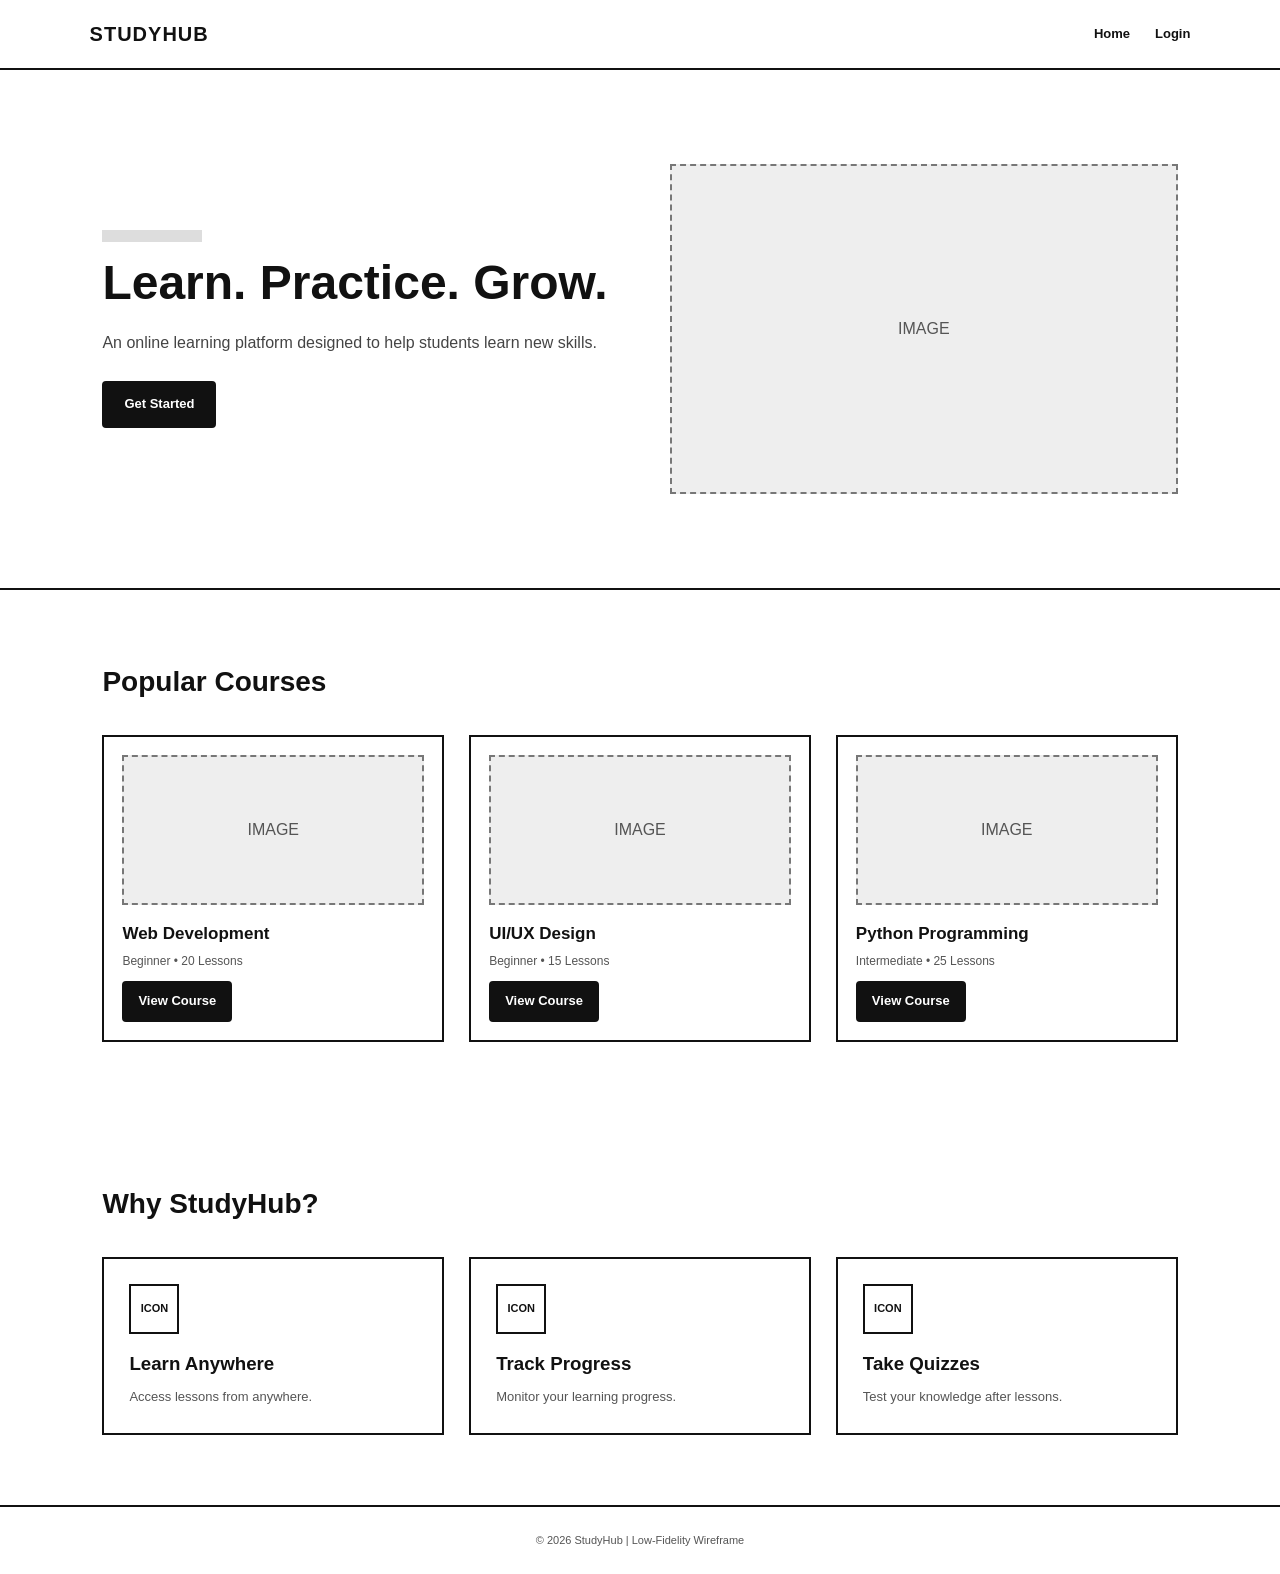
<file: index.html>
<!DOCTYPE html>
<html lang="en">
<head>
    <meta charset="UTF-8">
    <meta name="viewport" content="width=device-width, initial-scale=1.0">
    <title>StudyHub - Home Wireframe</title>
    <link rel="stylesheet" href="style.css">
</head>
<body>

<header class="header">
    <div class="logo">STUDYHUB</div>

    <nav>
        <a href="index.html">Home</a>
        <a href="login.html">Login</a>
    </nav>
</header>

<main>

    <section class="hero">
        <div class="wireframe-box hero-text">
            <div class="placeholder short"></div>

            <h1>Learn. Practice. Grow.</h1>

            <p>
                An online learning platform designed to help
                students learn new skills.
            </p>

            <a href="login.html" class="button">
                Get Started
            </a>
        </div>

        <div class="image-placeholder">
            IMAGE
        </div>
    </section>

    <section class="section">

        <h2>Popular Courses</h2>

        <div class="card-grid">

            <div class="course-card">
                <div class="thumbnail">IMAGE</div>
                <h3>Web Development</h3>
                <p>Beginner • 20 Lessons</p>
                <a href="course.html" class="button small">
                    View Course
                </a>
            </div>

            <div class="course-card">
                <div class="thumbnail">IMAGE</div>
                <h3>UI/UX Design</h3>
                <p>Beginner • 15 Lessons</p>
                <a href="course.html" class="button small">
                    View Course
                </a>
            </div>

            <div class="course-card">
                <div class="thumbnail">IMAGE</div>
                <h3>Python Programming</h3>
                <p>Intermediate • 25 Lessons</p>
                <a href="course.html" class="button small">
                    View Course
                </a>
            </div>

        </div>

    </section>

    <section class="section">

        <h2>Why StudyHub?</h2>

        <div class="three-column">

            <div class="feature-box">
                <div class="icon-placeholder">ICON</div>
                <h3>Learn Anywhere</h3>
                <p>Access lessons from anywhere.</p>
            </div>

            <div class="feature-box">
                <div class="icon-placeholder">ICON</div>
                <h3>Track Progress</h3>
                <p>Monitor your learning progress.</p>
            </div>

            <div class="feature-box">
                <div class="icon-placeholder">ICON</div>
                <h3>Take Quizzes</h3>
                <p>Test your knowledge after lessons.</p>
            </div>

        </div>

    </section>

</main>

<footer>
    <p>© 2026 StudyHub | Low-Fidelity Wireframe</p>
</footer>

</body>
</html>
</file>
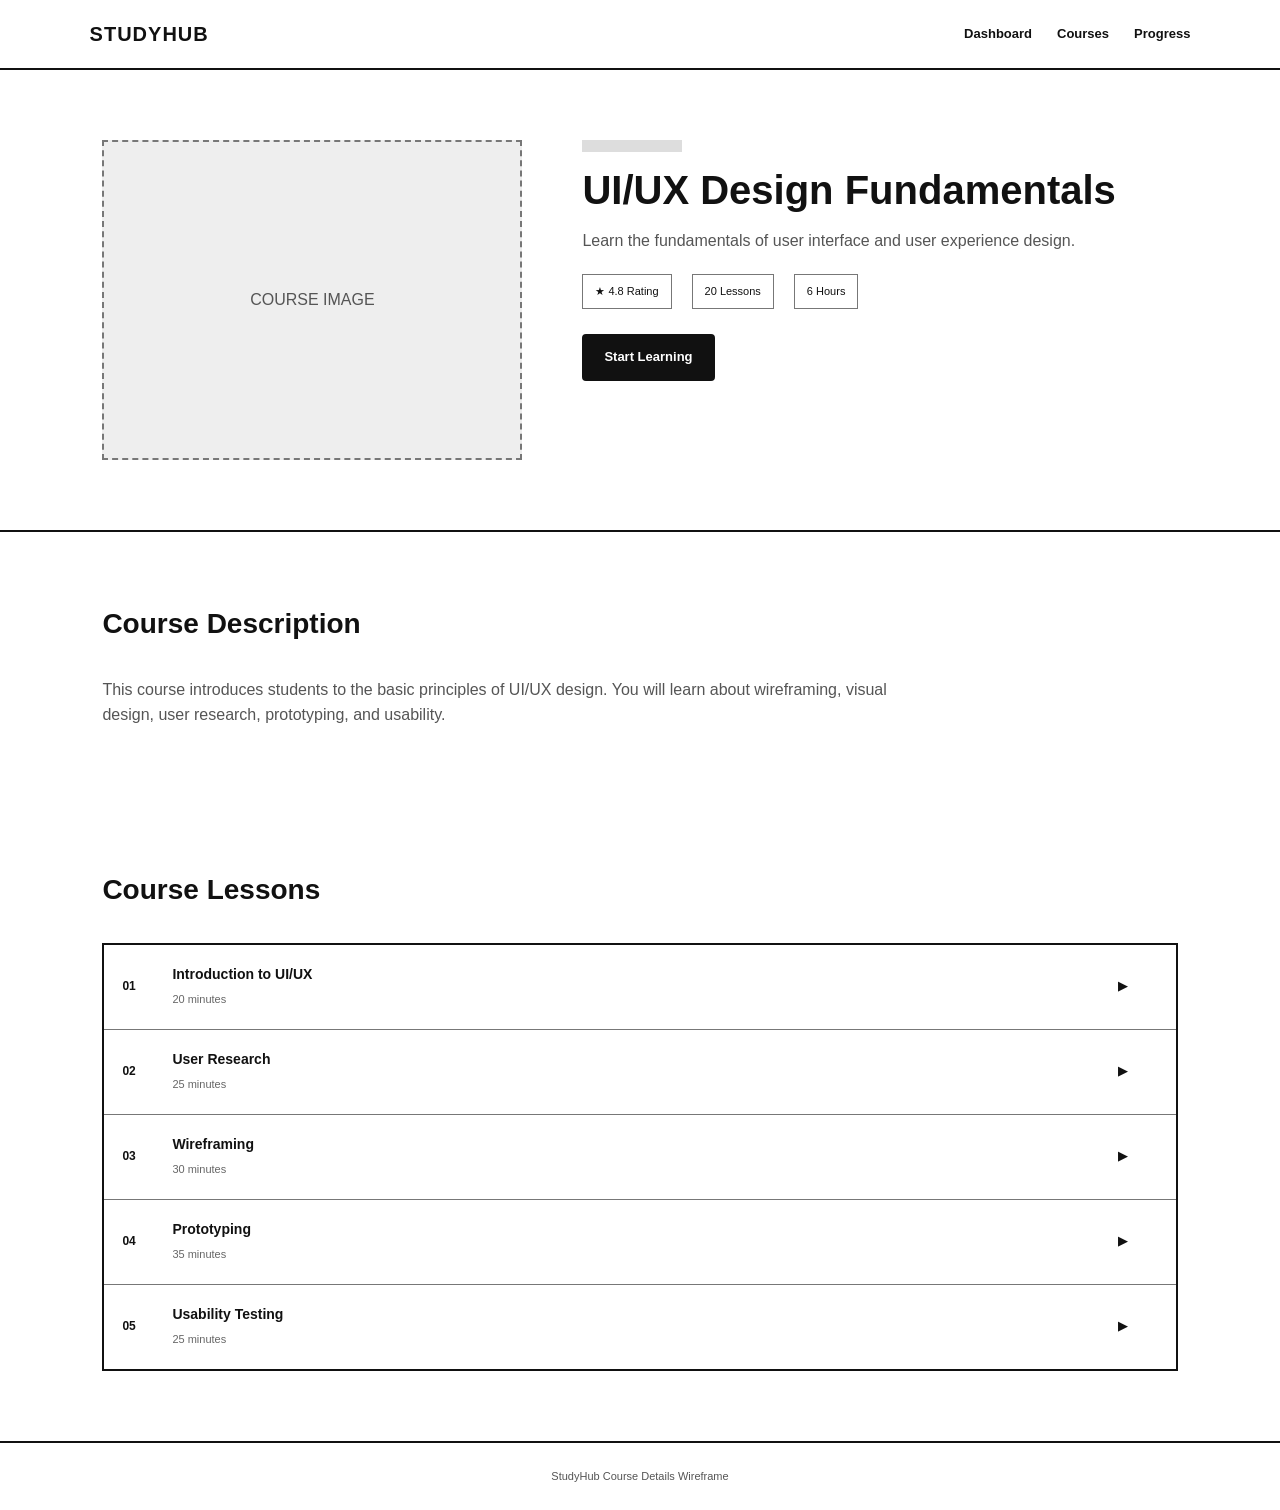
<file: course.html>
<!DOCTYPE html>
<html lang="en">
<head>
    <meta charset="UTF-8">
    <meta name="viewport" content="width=device-width, initial-scale=1.0">
    <title>StudyHub - Course Details Wireframe</title>
    <link rel="stylesheet" href="style.css">
</head>
<body>

<header class="header">

    <div class="logo">STUDYHUB</div>

    <nav>
        <a href="dashboard.html">Dashboard</a>
        <a href="course.html">Courses</a>
        <a href="progress.html">Progress</a>
    </nav>

</header>

<main>

    <section class="course-hero">

        <div class="course-image">
            COURSE IMAGE
        </div>

        <div class="course-information">

            <div class="placeholder short"></div>

            <h1>UI/UX Design Fundamentals</h1>

            <p>
                Learn the fundamentals of user interface and
                user experience design.
            </p>

            <div class="course-meta">

                <span>★ 4.8 Rating</span>
                <span>20 Lessons</span>
                <span>6 Hours</span>

            </div>

            <a href="lesson.html" class="button">
                Start Learning
            </a>

        </div>

    </section>


    <section class="section">

        <h2>Course Description</h2>

        <p class="description">
            This course introduces students to the basic
            principles of UI/UX design. You will learn about
            wireframing, visual design, user research,
            prototyping, and usability.
        </p>

    </section>


    <section class="section">

        <h2>Course Lessons</h2>

        <div class="lesson-list">

            <div class="lesson-item">
                <span>01</span>
                <div>
                    <strong>Introduction to UI/UX</strong>
                    <small>20 minutes</small>
                </div>
                <span>▶</span>
            </div>

            <div class="lesson-item">
                <span>02</span>
                <div>
                    <strong>User Research</strong>
                    <small>25 minutes</small>
                </div>
                <span>▶</span>
            </div>

            <div class="lesson-item">
                <span>03</span>
                <div>
                    <strong>Wireframing</strong>
                    <small>30 minutes</small>
                </div>
                <span>▶</span>
            </div>

            <div class="lesson-item">
                <span>04</span>
                <div>
                    <strong>Prototyping</strong>
                    <small>35 minutes</small>
                </div>
                <span>▶</span>
            </div>

            <div class="lesson-item">
                <span>05</span>
                <div>
                    <strong>Usability Testing</strong>
                    <small>25 minutes</small>
                </div>
                <span>▶</span>
            </div>

        </div>

    </section>

</main>

<footer>
    <p>StudyHub Course Details Wireframe</p>
</footer>

</body>
</html>
</file>
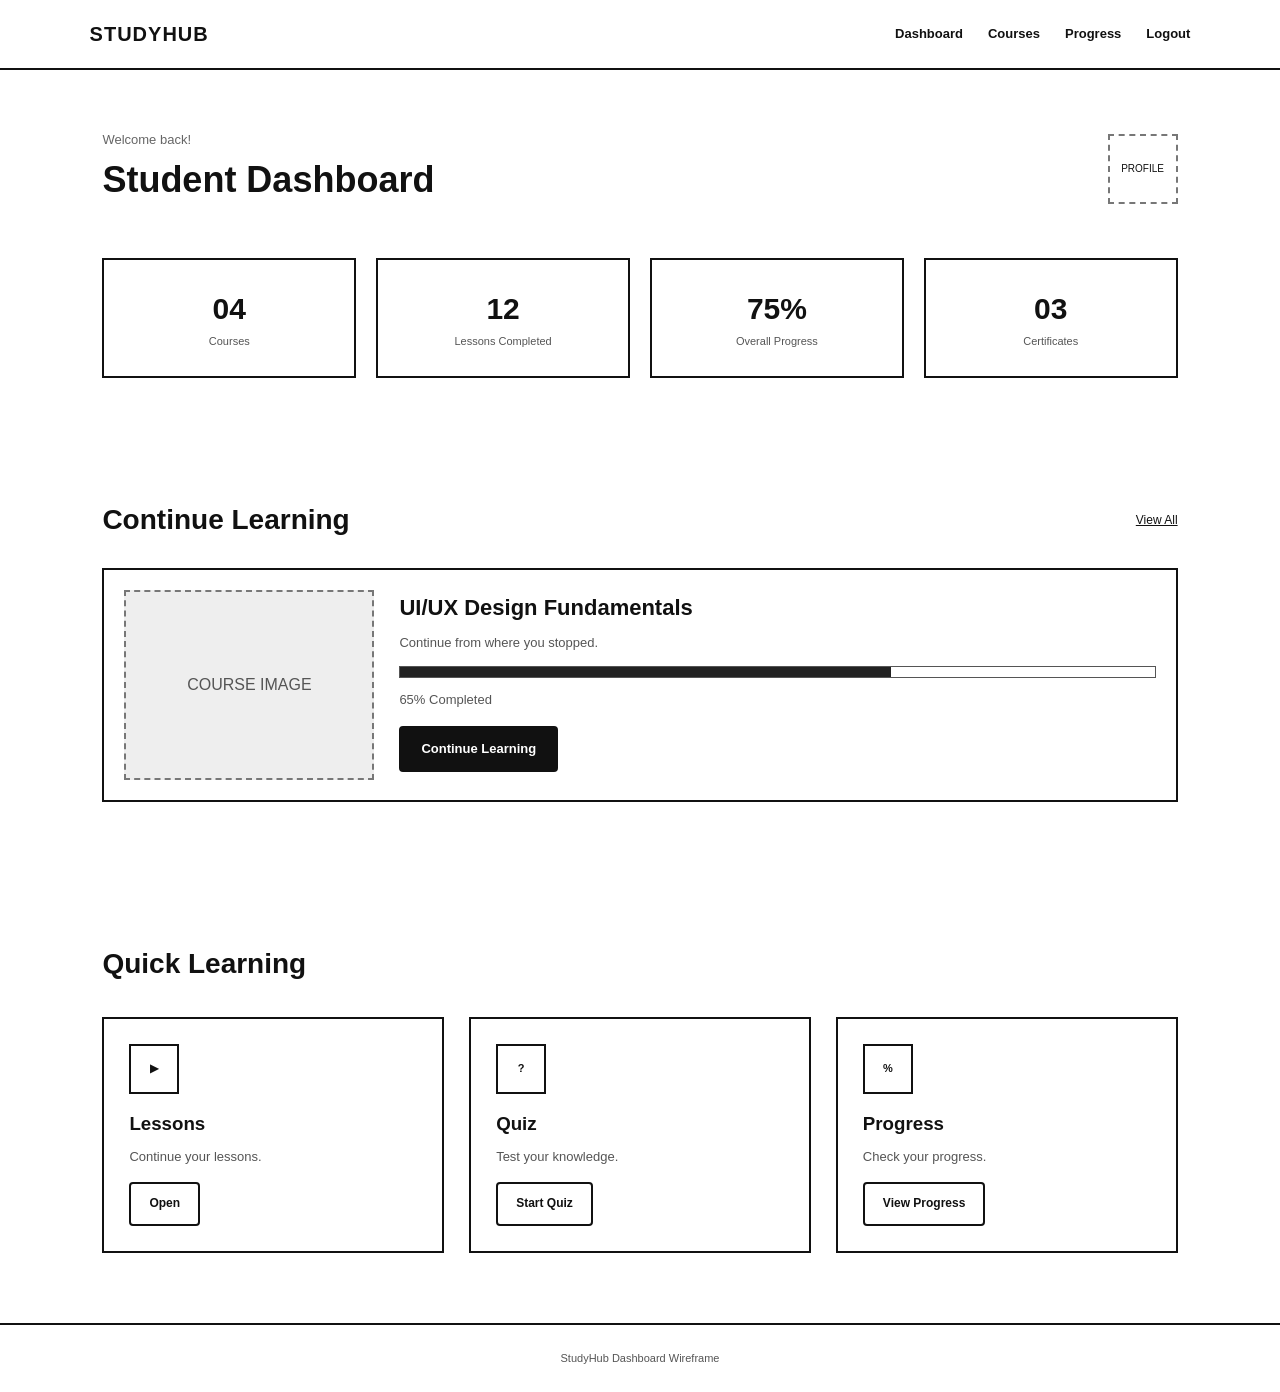
<file: dashboard.html>
<!DOCTYPE html>
<html lang="en">
<head>
    <meta charset="UTF-8">
    <meta name="viewport" content="width=device-width, initial-scale=1.0">
    <title>StudyHub - Dashboard Wireframe</title>
    <link rel="stylesheet" href="style.css">
</head>
<body>

<header class="header">

    <div class="logo">STUDYHUB</div>

    <nav>
        <a href="dashboard.html">Dashboard</a>
        <a href="course.html">Courses</a>
        <a href="progress.html">Progress</a>
        <a href="index.html">Logout</a>
    </nav>

</header>

<main>

    <section class="dashboard-header">

        <div>
            <p>Welcome back!</p>
            <h1>Student Dashboard</h1>
        </div>

        <div class="profile-placeholder">
            PROFILE
        </div>

    </section>


    <section class="stats-grid">

        <div class="stat-box">
            <h3>04</h3>
            <p>Courses</p>
        </div>

        <div class="stat-box">
            <h3>12</h3>
            <p>Lessons Completed</p>
        </div>

        <div class="stat-box">
            <h3>75%</h3>
            <p>Overall Progress</p>
        </div>

        <div class="stat-box">
            <h3>03</h3>
            <p>Certificates</p>
        </div>

    </section>


    <section class="section">

        <div class="section-title-row">
            <h2>Continue Learning</h2>
            <a href="course.html">View All</a>
        </div>

        <div class="learning-card">

            <div class="thumbnail large">
                COURSE IMAGE
            </div>

            <div class="learning-info">

                <h3>UI/UX Design Fundamentals</h3>

                <p>
                    Continue from where you stopped.
                </p>

                <div class="progress-bar">
                    <span style="width: 65%;"></span>
                </div>

                <p>65% Completed</p>

                <a href="lesson.html" class="button">
                    Continue Learning
                </a>

            </div>

        </div>

    </section>


    <section class="section">

        <h2>Quick Learning</h2>

        <div class="three-column">

            <div class="quick-card">
                <div class="icon-placeholder">▶</div>
                <h3>Lessons</h3>
                <p>Continue your lessons.</p>
                <a href="lesson.html" class="outline-button">
                    Open
                </a>
            </div>

            <div class="quick-card">
                <div class="icon-placeholder">?</div>
                <h3>Quiz</h3>
                <p>Test your knowledge.</p>
                <a href="quiz.html" class="outline-button">
                    Start Quiz
                </a>
            </div>

            <div class="quick-card">
                <div class="icon-placeholder">%</div>
                <h3>Progress</h3>
                <p>Check your progress.</p>
                <a href="progress.html" class="outline-button">
                    View Progress
                </a>
            </div>

        </div>

    </section>

</main>

<footer>
    <p>StudyHub Dashboard Wireframe</p>
</footer>

</body>
</html>
</file>
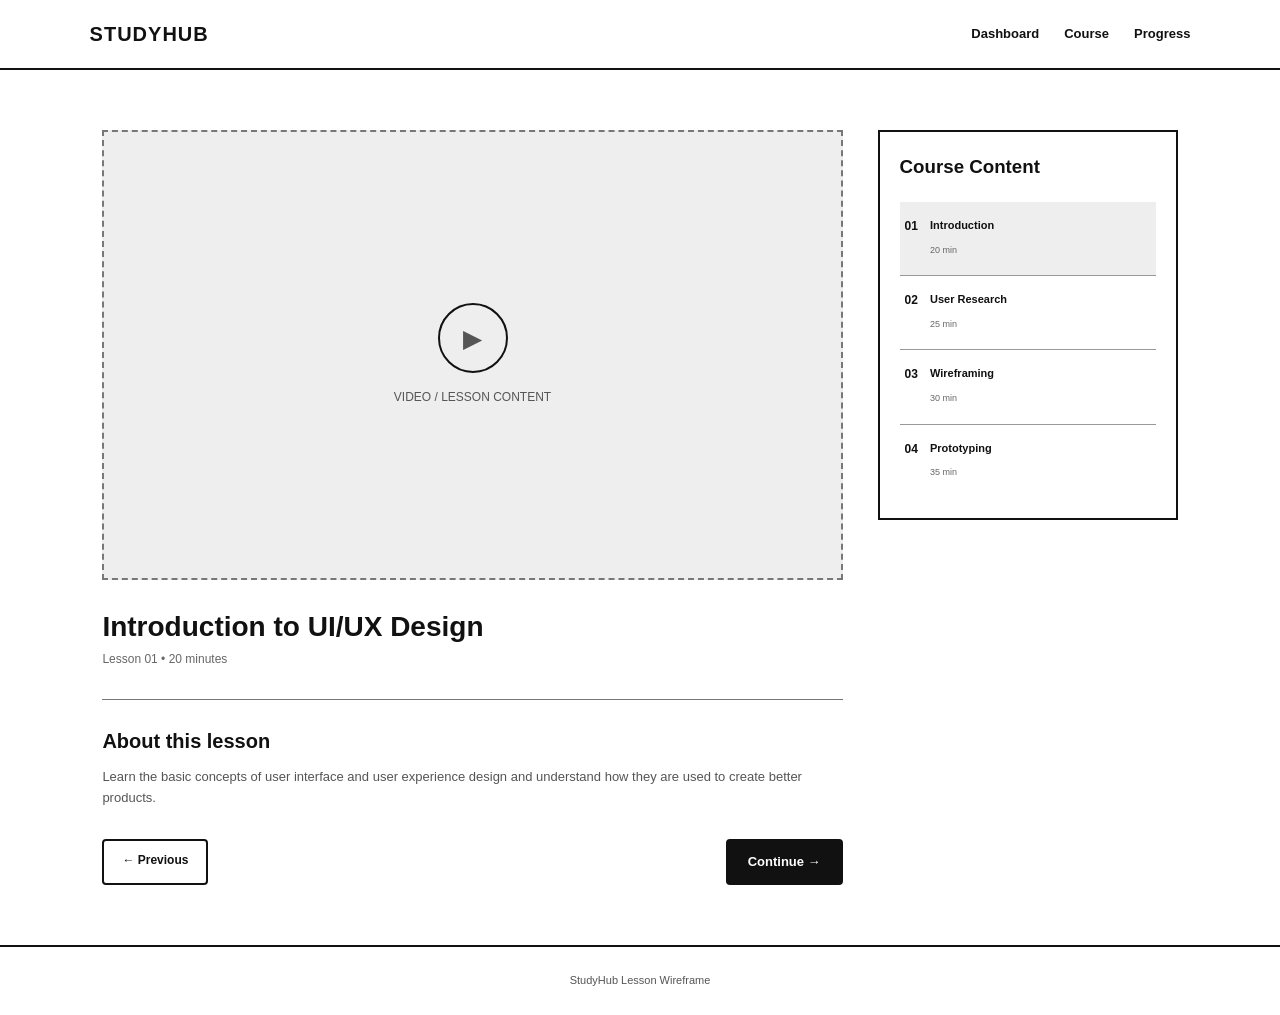
<file: lesson.html>
<!DOCTYPE html>
<html lang="en">
<head>
    <meta charset="UTF-8">
    <meta name="viewport" content="width=device-width, initial-scale=1.0">
    <title>StudyHub - Lesson Wireframe</title>
    <link rel="stylesheet" href="style.css">
</head>
<body>

<header class="header">

    <div class="logo">STUDYHUB</div>

    <nav>
        <a href="dashboard.html">Dashboard</a>
        <a href="course.html">Course</a>
        <a href="progress.html">Progress</a>
    </nav>

</header>

<main>

    <section class="lesson-layout">

        <div class="lesson-main">

            <div class="video-placeholder">
                <span>▶</span>
                <p>VIDEO / LESSON CONTENT</p>
            </div>

            <h1>Introduction to UI/UX Design</h1>

            <p>
                Lesson 01 • 20 minutes
            </p>

            <div class="lesson-description">

                <h2>About this lesson</h2>

                <p>
                    Learn the basic concepts of user interface
                    and user experience design and understand
                    how they are used to create better products.
                </p>

            </div>

            <div class="lesson-actions">

                <a href="course.html" class="outline-button">
                    ← Previous
                </a>

                <a href="quiz.html" class="button">
                    Continue →
                </a>

            </div>

        </div>


        <aside class="lesson-sidebar">

            <h3>Course Content</h3>

            <div class="side-lesson active">
                <span>01</span>
                <div>
                    <strong>Introduction</strong>
                    <small>20 min</small>
                </div>
            </div>

            <div class="side-lesson">
                <span>02</span>
                <div>
                    <strong>User Research</strong>
                    <small>25 min</small>
                </div>
            </div>

            <div class="side-lesson">
                <span>03</span>
                <div>
                    <strong>Wireframing</strong>
                    <small>30 min</small>
                </div>
            </div>

            <div class="side-lesson">
                <span>04</span>
                <div>
                    <strong>Prototyping</strong>
                    <small>35 min</small>
                </div>
            </div>

        </aside>

    </section>

</main>

<footer>
    <p>StudyHub Lesson Wireframe</p>
</footer>

</body>
</html>
</file>
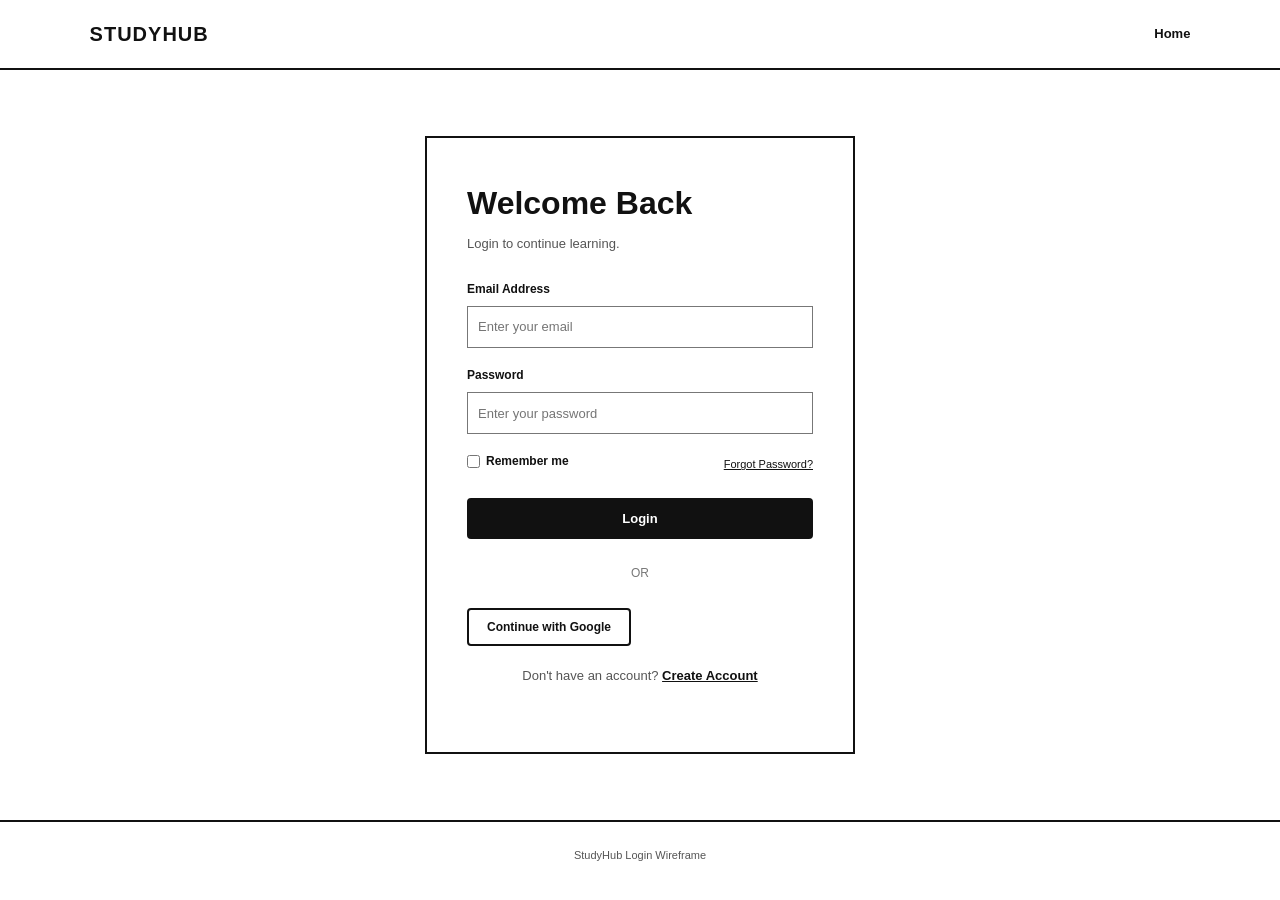
<file: login.html>
<!DOCTYPE html>
<html lang="en">
<head>
    <meta charset="UTF-8">
    <meta name="viewport" content="width=device-width, initial-scale=1.0">
    <title>StudyHub - Login Wireframe</title>
    <link rel="stylesheet" href="style.css">
</head>
<body>

<header class="header">
    <div class="logo">STUDYHUB</div>

    <nav>
        <a href="index.html">Home</a>
    </nav>
</header>

<main class="center-page">

    <div class="login-box">

        <h1>Welcome Back</h1>

        <p>Login to continue learning.</p>

        <form action="dashboard.html">

            <label>Email Address</label>
            <input type="email" placeholder="Enter your email">

            <label>Password</label>
            <input type="password" placeholder="Enter your password">

            <div class="remember-row">
                <label>
                    <input type="checkbox">
                    Remember me
                </label>

                <a href="#">Forgot Password?</a>
            </div>

            <button type="submit" class="button full">
                Login
            </button>

        </form>

        <div class="divider">
            OR
        </div>

        <button class="outline-button">
            Continue with Google
        </button>

        <p class="signup">
            Don't have an account?
            <a href="#">Create Account</a>
        </p>

    </div>

</main>

<footer>
    <p>StudyHub Login Wireframe</p>
</footer>

</body>
</html>
</file>
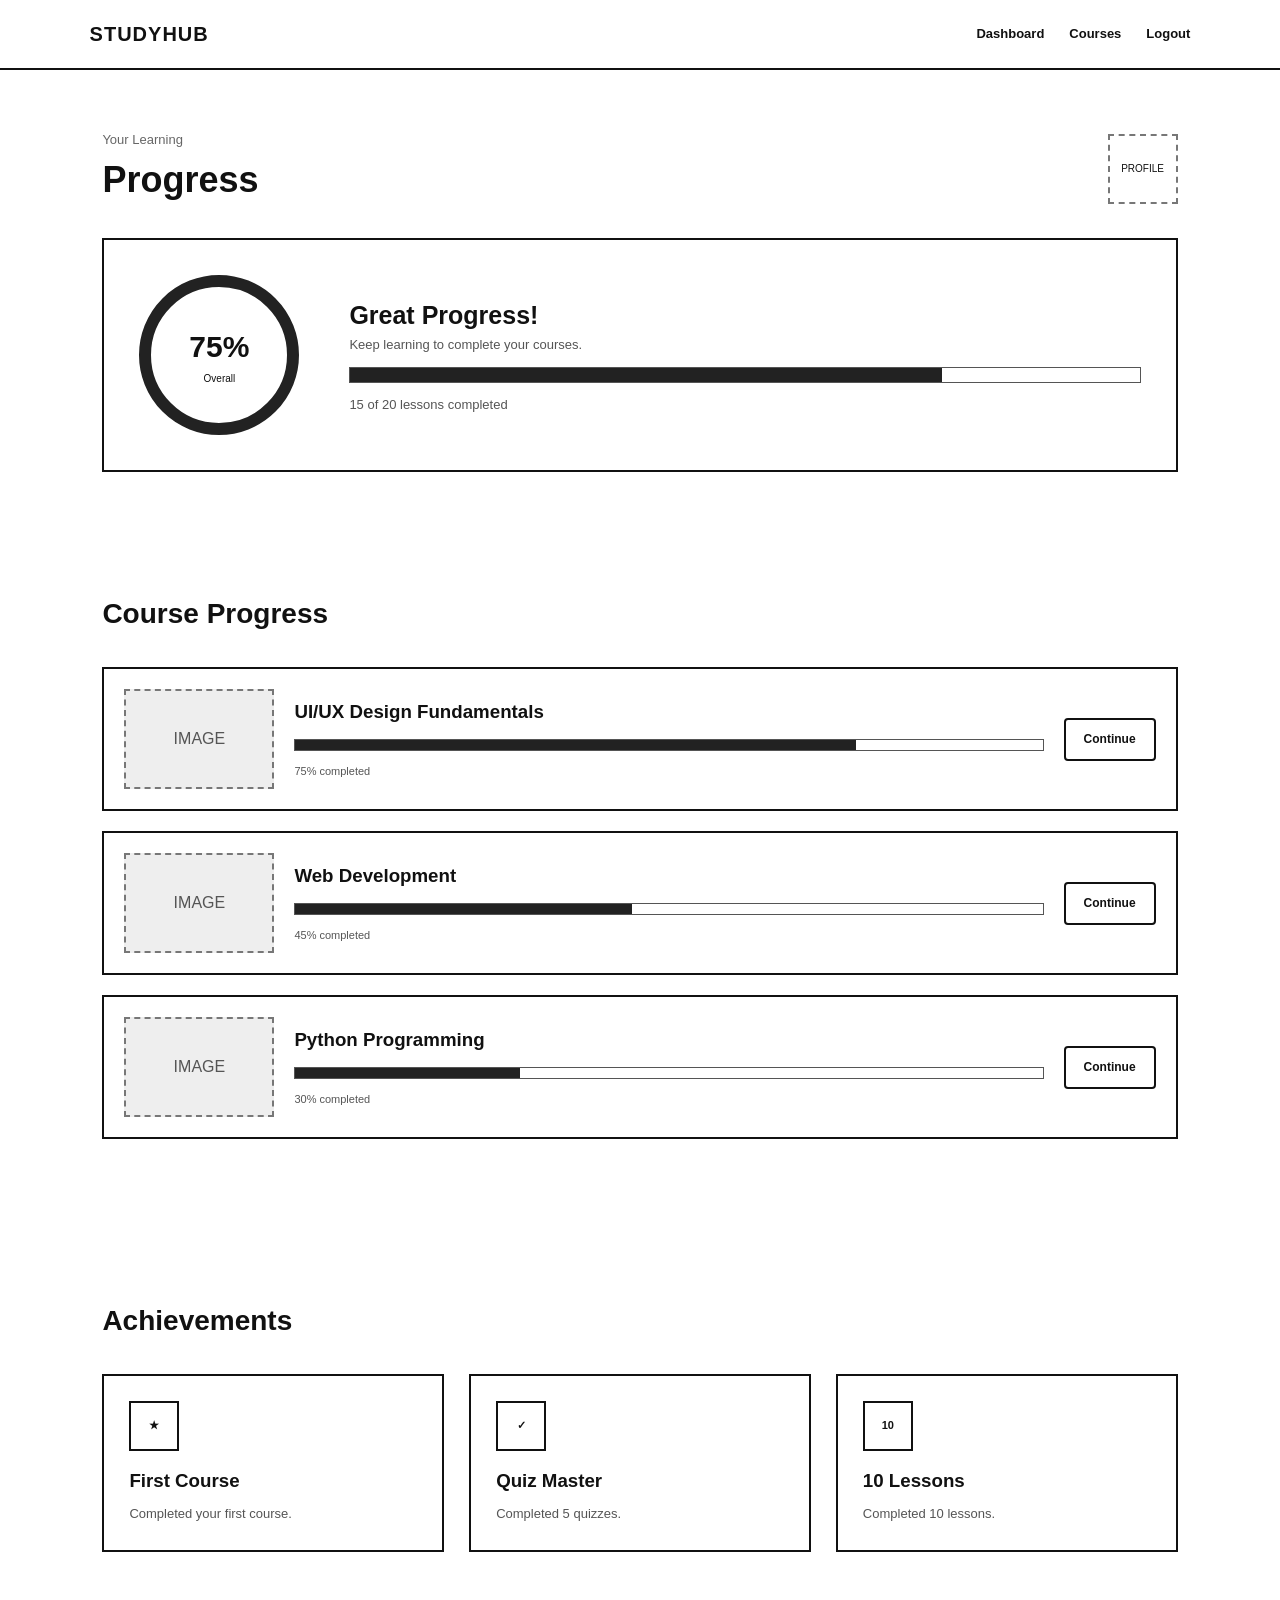
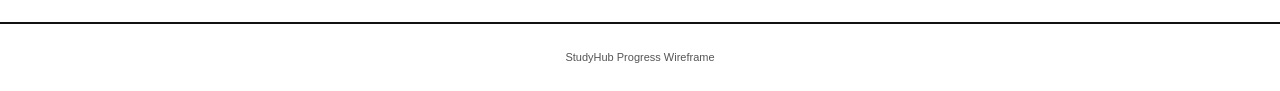
<file: progress.html>
<!DOCTYPE html>
<html lang="en">
<head>
    <meta charset="UTF-8">
    <meta name="viewport" content="width=device-width, initial-scale=1.0">
    <title>StudyHub - Progress Wireframe</title>
    <link rel="stylesheet" href="style.css">
</head>
<body>

<header class="header">

    <div class="logo">STUDYHUB</div>

    <nav>
        <a href="dashboard.html">Dashboard</a>
        <a href="course.html">Courses</a>
        <a href="index.html">Logout</a>
    </nav>

</header>

<main>

    <section class="progress-header">

        <div>
            <p>Your Learning</p>
            <h1>Progress</h1>
        </div>

        <div class="profile-placeholder">
            PROFILE
        </div>

    </section>


    <section class="progress-overview">

        <div class="progress-circle">
            <strong>75%</strong>
            <span>Overall</span>
        </div>

        <div class="progress-details">

            <h2>Great Progress!</h2>

            <p>
                Keep learning to complete your courses.
            </p>

            <div class="progress-bar large">
                <span style="width: 75%;"></span>
            </div>

            <p>15 of 20 lessons completed</p>

        </div>

    </section>


    <section class="section">

        <h2>Course Progress</h2>

        <div class="progress-course">

            <div class="thumbnail">
                IMAGE
            </div>

            <div class="progress-course-info">

                <h3>UI/UX Design Fundamentals</h3>

                <div class="progress-bar">
                    <span style="width: 75%;"></span>
                </div>

                <p>75% completed</p>

            </div>

            <a href="lesson.html" class="outline-button">
                Continue
            </a>

        </div>


        <div class="progress-course">

            <div class="thumbnail">
                IMAGE
            </div>

            <div class="progress-course-info">

                <h3>Web Development</h3>

                <div class="progress-bar">
                    <span style="width: 45%;"></span>
                </div>

                <p>45% completed</p>

            </div>

            <a href="course.html" class="outline-button">
                Continue
            </a>

        </div>


        <div class="progress-course">

            <div class="thumbnail">
                IMAGE
            </div>

            <div class="progress-course-info">

                <h3>Python Programming</h3>

                <div class="progress-bar">
                    <span style="width: 30%;"></span>
                </div>

                <p>30% completed</p>

            </div>

            <a href="course.html" class="outline-button">
                Continue
            </a>

        </div>

    </section>


    <section class="section">

        <h2>Achievements</h2>

        <div class="three-column">

            <div class="achievement-box">
                <div class="achievement-icon">★</div>
                <h3>First Course</h3>
                <p>Completed your first course.</p>
            </div>

            <div class="achievement-box">
                <div class="achievement-icon">✓</div>
                <h3>Quiz Master</h3>
                <p>Completed 5 quizzes.</p>
            </div>

            <div class="achievement-box">
                <div class="achievement-icon">10</div>
                <h3>10 Lessons</h3>
                <p>Completed 10 lessons.</p>
            </div>

        </div>

    </section>

</main>

<footer>
    <p>StudyHub Progress Wireframe</p>
</footer>

</body>
</html>
</file>
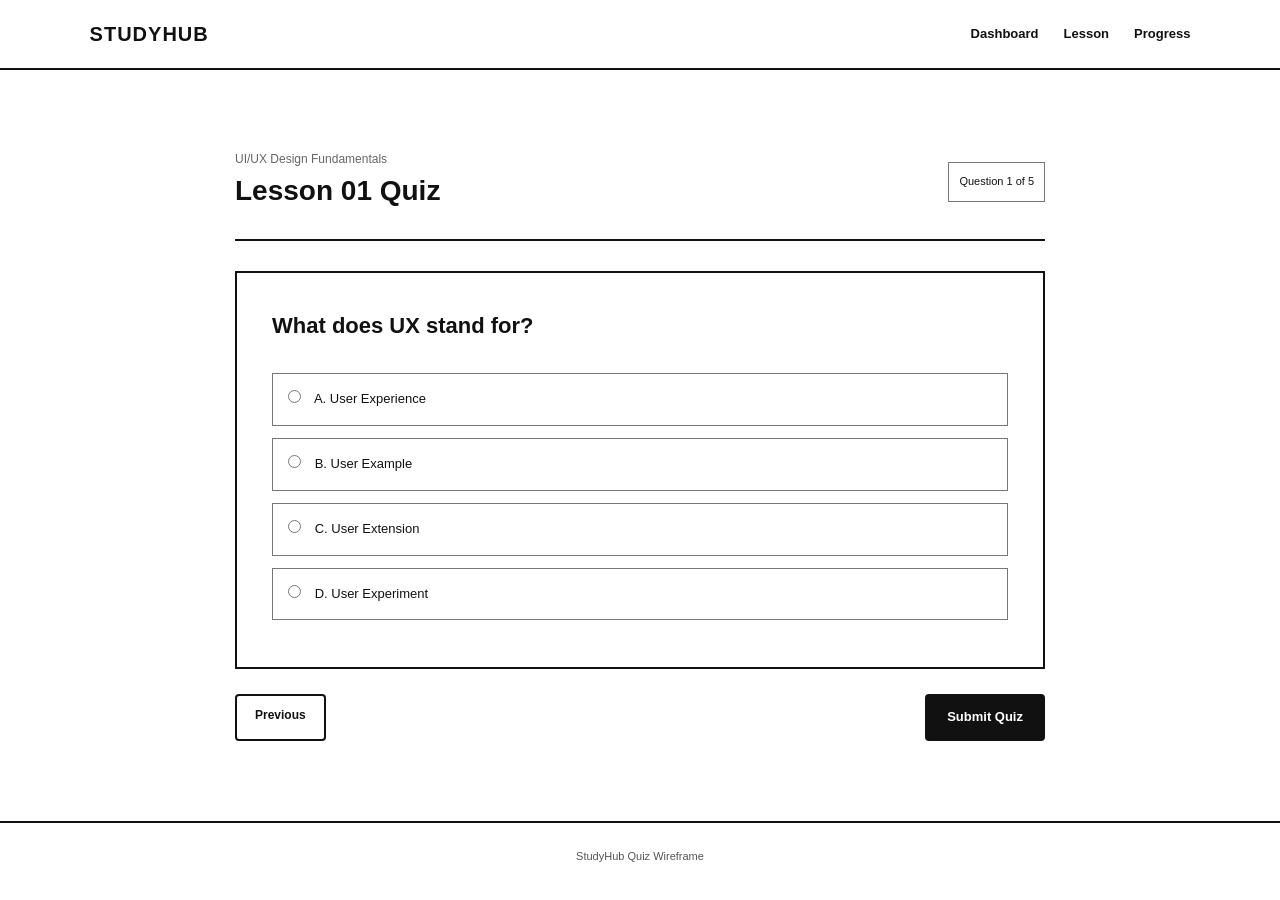
<file: quiz.html>
<!DOCTYPE html>
<html lang="en">
<head>
    <meta charset="UTF-8">
    <meta name="viewport" content="width=device-width, initial-scale=1.0">
    <title>StudyHub - Quiz Wireframe</title>
    <link rel="stylesheet" href="style.css">
</head>
<body>

<header class="header">

    <div class="logo">STUDYHUB</div>

    <nav>
        <a href="dashboard.html">Dashboard</a>
        <a href="lesson.html">Lesson</a>
        <a href="progress.html">Progress</a>
    </nav>

</header>

<main>

    <section class="quiz-container">

        <div class="quiz-header">

            <div>
                <p>UI/UX Design Fundamentals</p>
                <h1>Lesson 01 Quiz</h1>
            </div>

            <div class="quiz-progress">
                Question 1 of 5
            </div>

        </div>


        <div class="question-card">

            <h2>
                What does UX stand for?
            </h2>

            <label class="answer-option">
                <input type="radio" name="answer">
                <span>A. User Experience</span>
            </label>

            <label class="answer-option">
                <input type="radio" name="answer">
                <span>B. User Example</span>
            </label>

            <label class="answer-option">
                <input type="radio" name="answer">
                <span>C. User Extension</span>
            </label>

            <label class="answer-option">
                <input type="radio" name="answer">
                <span>D. User Experiment</span>
            </label>

        </div>


        <div class="quiz-actions">

            <a href="lesson.html" class="outline-button">
                Previous
            </a>

            <a href="progress.html" class="button">
                Submit Quiz
            </a>

        </div>

    </section>

</main>

<footer>
    <p>StudyHub Quiz Wireframe</p>
</footer>

</body>
</html>
</file>
<file: style.css>
* {
    margin: 0;
    padding: 0;
    box-sizing: border-box;
}

body {
    font-family: Arial, Helvetica, sans-serif;
    background: #ffffff;
    color: #111111;
    line-height: 1.6;
}

a {
    color: #111111;
    text-decoration: none;
}

.header {
    height: 70px;
    border-bottom: 2px solid #111111;
    display: flex;
    align-items: center;
    justify-content: space-between;
    padding: 0 7%;
    background: #ffffff;
}

.logo {
    font-size: 20px;
    font-weight: bold;
    letter-spacing: 1px;
}

.header nav {
    display: flex;
    gap: 25px;
}

.header nav a {
    font-size: 13px;
    font-weight: bold;
}

.header nav a:hover {
    text-decoration: underline;
}


/* =========================
   COMMON
========================= */

main {
    min-height: 80vh;
}

.section {
    padding: 70px 8%;
}

.section h2 {
    font-size: 28px;
    margin-bottom: 30px;
}

.button {
    display: inline-block;
    background: #111111;
    color: #ffffff;
    border: 2px solid #111111;
    padding: 11px 20px;
    border-radius: 4px;
    font-size: 13px;
    font-weight: bold;
    cursor: pointer;
}

.button:hover {
    background: #ffffff;
    color: #111111;
}

.button.small {
    padding: 8px 14px;
    margin-top: 10px;
}

.button.full {
    width: 100%;
    text-align: center;
}

.outline-button {
    display: inline-block;
    background: #ffffff;
    color: #111111;
    border: 2px solid #111111;
    padding: 10px 18px;
    border-radius: 4px;
    font-size: 12px;
    font-weight: bold;
    cursor: pointer;
}

.outline-button:hover {
    background: #111111;
    color: #ffffff;
}

.placeholder {
    height: 12px;
    width: 100%;
    background: #dddddd;
    margin-bottom: 15px;
}

.placeholder.short {
    width: 100px;
}

.image-placeholder,
.thumbnail,
.course-image,
.video-placeholder {
    background: #eeeeee;
    border: 2px dashed #777777;
    color: #555555;
    display: flex;
    align-items: center;
    justify-content: center;
    text-align: center;
}


/* =========================
   HOME
========================= */

.hero {
    min-height: 520px;
    padding: 80px 8%;
    display: grid;
    grid-template-columns: 1fr 1fr;
    gap: 60px;
    align-items: center;
    border-bottom: 2px solid #111111;
}

.hero h1 {
    font-size: 48px;
    line-height: 1.1;
    margin-bottom: 20px;
}

.hero p {
    max-width: 500px;
    color: #444444;
    margin-bottom: 25px;
}

.hero .image-placeholder {
    height: 330px;
}

.card-grid {
    display: grid;
    grid-template-columns: repeat(3, 1fr);
    gap: 25px;
}

.course-card {
    border: 2px solid #111111;
    padding: 18px;
    background: #ffffff;
}

.course-card .thumbnail {
    height: 150px;
    margin-bottom: 15px;
}

.course-card h3 {
    font-size: 17px;
    margin-bottom: 5px;
}

.course-card p {
    font-size: 12px;
    color: #555555;
}

.three-column {
    display: grid;
    grid-template-columns: repeat(3, 1fr);
    gap: 25px;
}

.feature-box,
.quick-card,
.achievement-box {
    border: 2px solid #111111;
    padding: 25px;
    background: #ffffff;
}

.feature-box h3,
.quick-card h3,
.achievement-box h3 {
    margin: 15px 0 8px;
}

.feature-box p,
.quick-card p,
.achievement-box p {
    color: #555555;
    font-size: 13px;
}

.icon-placeholder,
.achievement-icon {
    width: 50px;
    height: 50px;
    border: 2px solid #111111;
    display: flex;
    align-items: center;
    justify-content: center;
    font-size: 11px;
    font-weight: bold;
}


/* =========================
   LOGIN
========================= */

.center-page {
    min-height: 750px;
    display: flex;
    justify-content: center;
    align-items: center;
    padding: 50px 20px;
}

.login-box {
    width: 430px;
    border: 2px solid #111111;
    padding: 40px;
    background: #ffffff;
}

.login-box h1 {
    margin-bottom: 5px;
}

.login-box > p {
    color: #555555;
    font-size: 13px;
    margin-bottom: 25px;
}

.login-box form {
    display: flex;
    flex-direction: column;
}

.login-box label {
    font-size: 12px;
    font-weight: bold;
    margin-bottom: 7px;
}

.login-box input[type="email"],
.login-box input[type="password"] {
    height: 42px;
    border: 1px solid #777777;
    padding: 10px;
    margin-bottom: 18px;
    font-size: 13px;
}

.remember-row {
    display: flex !important;
    justify-content: space-between;
    align-items: center;
    margin-bottom: 20px;
}

.remember-row label {
    display: flex;
    gap: 6px;
    align-items: center;
}

.remember-row a {
    font-size: 11px;
    text-decoration: underline;
}

.divider {
    text-align: center;
    margin: 25px 0;
    color: #777777;
    font-size: 12px;
}

.signup {
    text-align: center;
    margin-top: 20px;
}

.signup a {
    text-decoration: underline;
    font-weight: bold;
}


/* =========================
   DASHBOARD
========================= */

.dashboard-header,
.progress-header {
    padding: 60px 8% 30px;
    display: flex;
    justify-content: space-between;
    align-items: center;
}

.dashboard-header p,
.progress-header p {
    color: #666666;
    font-size: 13px;
}

.dashboard-header h1,
.progress-header h1 {
    font-size: 36px;
}

.profile-placeholder {
    width: 70px;
    height: 70px;
    border: 2px dashed #777777;
    display: flex;
    align-items: center;
    justify-content: center;
    font-size: 10px;
}

.stats-grid {
    padding: 20px 8% 50px;
    display: grid;
    grid-template-columns: repeat(4, 1fr);
    gap: 20px;
}

.stat-box {
    border: 2px solid #111111;
    padding: 25px;
    text-align: center;
}

.stat-box h3 {
    font-size: 30px;
}

.stat-box p {
    font-size: 11px;
    color: #555555;
}

.section-title-row {
    display: flex;
    justify-content: space-between;
    align-items: center;
    margin-bottom: 25px;
}

.section-title-row h2 {
    margin: 0;
}

.section-title-row a {
    text-decoration: underline;
    font-size: 12px;
}

.learning-card {
    display: grid;
    grid-template-columns: 250px 1fr;
    gap: 25px;
    border: 2px solid #111111;
    padding: 20px;
}

.thumbnail.large {
    height: 190px;
}

.learning-info h3 {
    font-size: 22px;
    margin-bottom: 8px;
}

.learning-info p {
    font-size: 13px;
    color: #555555;
}

.learning-info .button {
    margin-top: 15px;
}

.quick-card .outline-button {
    margin-top: 15px;
}


/* =========================
   COURSE
========================= */

.course-hero {
    padding: 70px 8%;
    display: grid;
    grid-template-columns: 420px 1fr;
    gap: 60px;
    border-bottom: 2px solid #111111;
}

.course-image {
    height: 320px;
}

.course-information h1 {
    font-size: 40px;
    line-height: 1.15;
    margin-bottom: 15px;
}

.course-information > p {
    color: #555555;
    max-width: 600px;
    margin-bottom: 20px;
}

.course-meta {
    display: flex;
    gap: 20px;
    flex-wrap: wrap;
    margin-bottom: 25px;
}

.course-meta span {
    border: 1px solid #777777;
    padding: 8px 12px;
    font-size: 11px;
}

.description {
    max-width: 800px;
    color: #555555;
}

.lesson-list {
    border: 2px solid #111111;
}

.lesson-item {
    display: grid;
    grid-template-columns: 50px 1fr 40px;
    align-items: center;
    padding: 18px;
    border-bottom: 1px solid #777777;
}

.lesson-item:last-child {
    border-bottom: none;
}

.lesson-item > span {
    font-weight: bold;
    font-size: 12px;
}

.lesson-item strong {
    display: block;
    font-size: 14px;
}

.lesson-item small {
    color: #666666;
    font-size: 11px;
}


/* =========================
   LESSON
========================= */

.lesson-layout {
    padding: 60px 8%;
    display: grid;
    grid-template-columns: 1fr 300px;
    gap: 35px;
}

.video-placeholder {
    height: 450px;
    flex-direction: column;
}

.video-placeholder span {
    width: 70px;
    height: 70px;
    border: 2px solid #111111;
    border-radius: 50%;
    display: flex;
    justify-content: center;
    align-items: center;
    font-size: 25px;
}

.video-placeholder p {
    margin-top: 15px;
    font-size: 12px;
}

.lesson-main h1 {
    font-size: 28px;
    margin-top: 25px;
}

.lesson-main > p {
    color: #666666;
    font-size: 12px;
}

.lesson-description {
    margin-top: 30px;
    border-top: 1px solid #777777;
    padding-top: 25px;
}

.lesson-description h2 {
    font-size: 20px;
    margin-bottom: 10px;
}

.lesson-description p {
    color: #555555;
    font-size: 13px;
}

.lesson-actions {
    display: flex;
    justify-content: space-between;
    margin-top: 30px;
}

.lesson-sidebar {
    border: 2px solid #111111;
    padding: 20px;
    align-self: start;
}

.lesson-sidebar h3 {
    margin-bottom: 20px;
}

.side-lesson {
    display: flex;
    gap: 12px;
    padding: 15px 5px;
    border-bottom: 1px solid #999999;
}

.side-lesson:last-child {
    border-bottom: none;
}

.side-lesson > span {
    font-size: 12px;
    font-weight: bold;
}

.side-lesson strong {
    display: block;
    font-size: 11px;
}

.side-lesson small {
    color: #666666;
    font-size: 9px;
}

.side-lesson.active {
    background: #eeeeee;
}


/* =========================
   QUIZ
========================= */

.quiz-container {
    max-width: 850px;
    margin: auto;
    padding: 80px 20px;
}

.quiz-header {
    display: flex;
    justify-content: space-between;
    align-items: center;
    border-bottom: 2px solid #111111;
    padding-bottom: 25px;
    margin-bottom: 30px;
}

.quiz-header p {
    color: #666666;
    font-size: 12px;
}

.quiz-header h1 {
    font-size: 28px;
}

.quiz-progress {
    border: 1px solid #777777;
    padding: 10px;
    font-size: 11px;
}

.question-card {
    border: 2px solid #111111;
    padding: 35px;
}

.question-card h2 {
    font-size: 22px;
    margin-bottom: 30px;
}

.answer-option {
    display: block;
    border: 1px solid #777777;
    padding: 15px;
    margin-bottom: 12px;
    cursor: pointer;
    font-size: 13px;
}

.answer-option:hover {
    background: #eeeeee;
}

.answer-option input {
    margin-right: 10px;
}

.quiz-actions {
    display: flex;
    justify-content: space-between;
    margin-top: 25px;
}


/* =========================
   PROGRESS
========================= */

.progress-overview {
    margin: 0 8% 50px;
    border: 2px solid #111111;
    padding: 35px;
    display: flex;
    gap: 50px;
    align-items: center;
}

.progress-circle {
    width: 160px;
    height: 160px;
    border: 12px solid #222222;
    border-radius: 50%;
    display: flex;
    flex-direction: column;
    align-items: center;
    justify-content: center;
}

.progress-circle strong {
    font-size: 30px;
}

.progress-circle span {
    font-size: 10px;
}

.progress-details {
    flex: 1;
}

.progress-details h2 {
    font-size: 25px;
}

.progress-details p {
    color: #555555;
    font-size: 13px;
}

.progress-bar {
    height: 12px;
    border: 1px solid #555555;
    margin: 12px 0;
    background: #ffffff;
}

.progress-bar span {
    display: block;
    height: 100%;
    background: #222222;
}

.progress-bar.large {
    height: 16px;
}

.progress-course {
    border: 2px solid #111111;
    padding: 20px;
    display: grid;
    grid-template-columns: 150px 1fr auto;
    gap: 20px;
    align-items: center;
    margin-bottom: 20px;
}

.progress-course .thumbnail {
    height: 100px;
}

.progress-course-info h3 {
    margin-bottom: 8px;
}

.progress-course-info p {
    font-size: 11px;
    color: #555555;
}


/* =========================
   FOOTER
========================= */

footer {
    border-top: 2px solid #111111;
    padding: 25px 8%;
    text-align: center;
    background: #ffffff;
}

footer p {
    font-size: 11px;
    color: #555555;
}


/* =========================
   RESPONSIVE
========================= */

@media (max-width: 900px) {

    .header {
        padding: 0 4%;
    }

    .header nav {
        gap: 12px;
    }

    .hero,
    .course-hero,
    .lesson-layout {
        grid-template-columns: 1fr;
    }

    .card-grid,
    .three-column,
    .stats-grid {
        grid-template-columns: 1fr 1fr;
    }

    .learning-card {
        grid-template-columns: 1fr;
    }

    .progress-course {
        grid-template-columns: 100px 1fr;
    }

    .progress-course .outline-button {
        grid-column: 2;
    }

    .lesson-sidebar {
        order: -1;
    }
}


@media (max-width: 600px) {

    .header {
        height: auto;
        padding: 18px 5%;
        flex-direction: column;
        gap: 15px;
    }

    .header nav {
        flex-wrap: wrap;
        justify-content: center;
    }

    .hero {
        padding: 50px 5%;
    }

    .hero h1 {
        font-size: 36px;
    }

    .section {
        padding: 50px 5%;
    }

    .card-grid,
    .three-column,
    .stats-grid {
        grid-template-columns: 1fr;
    }

    .dashboard-header,
    .progress-header {
        padding: 40px 5% 20px;
    }

    .dashboard-header h1,
    .progress-header h1 {
        font-size: 28px;
    }

    .course-hero {
        padding: 50px 5%;
    }

    .course-information h1 {
        font-size: 30px;
    }

    .lesson-layout {
        padding: 40px 5%;
    }

    .video-placeholder {
        height: 280px;
    }

    .quiz-container {
        padding: 50px 15px;
    }

    .quiz-header {
        flex-direction: column;
        align-items: flex-start;
        gap: 15px;
    }

    .progress-overview {
        margin: 0 5% 40px;
        flex-direction: column;
        text-align: center;
    }

    .progress-course {
        grid-template-columns: 1fr;
    }

    .progress-course .outline-button {
        grid-column: auto;
    }

    .login-box {
        width: 100%;
        padding: 25px;
    }
}
</file>
